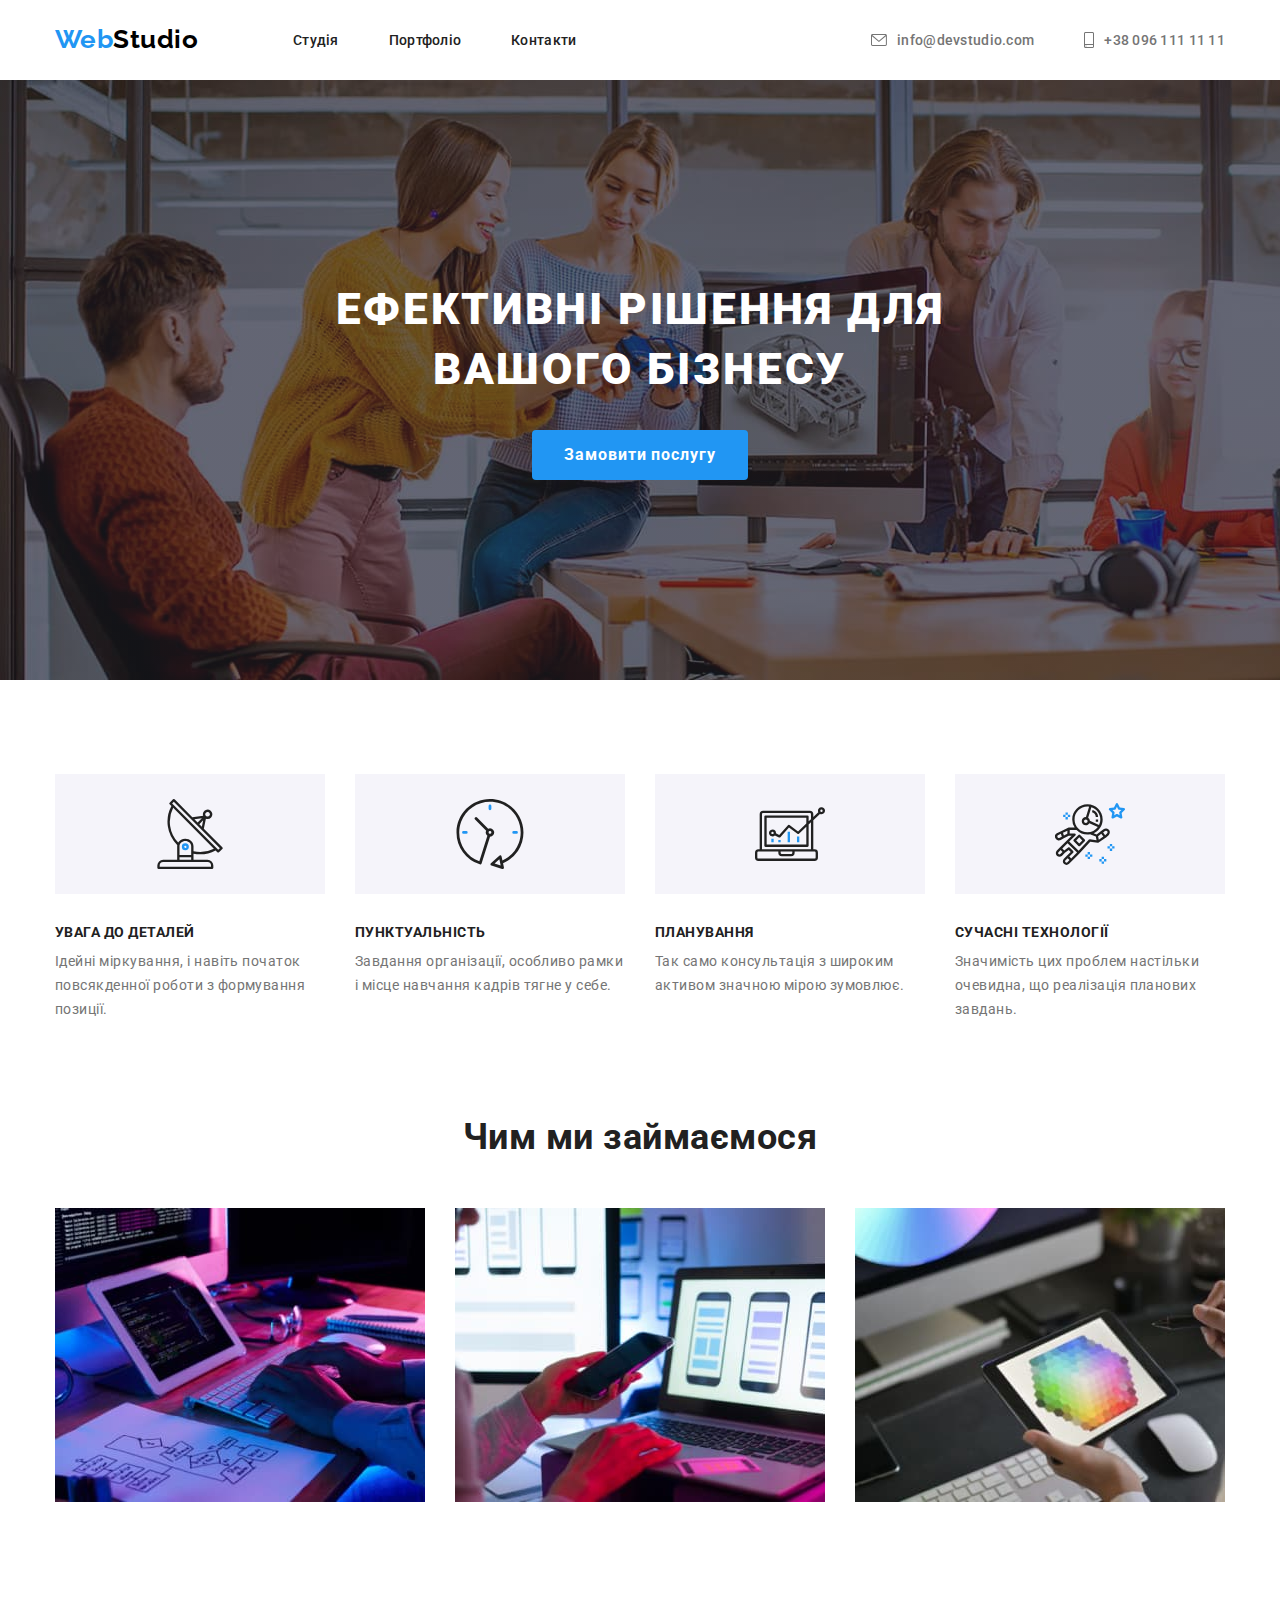
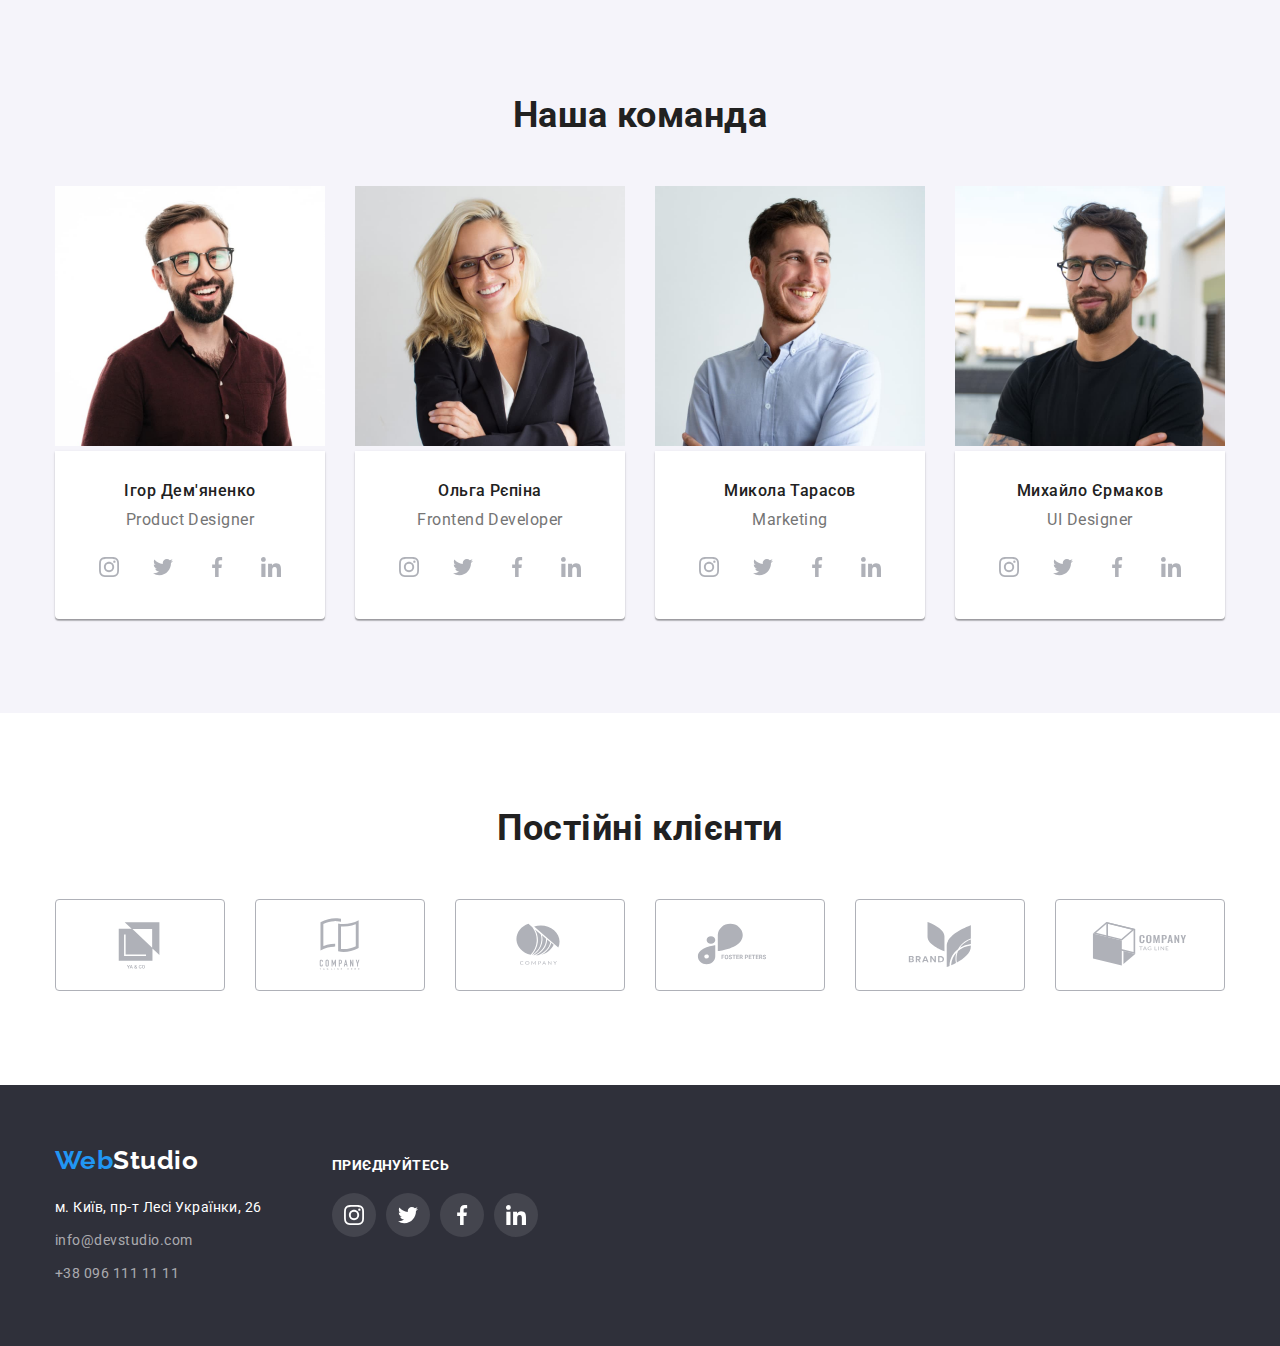
<file: index.html>
<!DOCTYPE html>
<html lang="uk">

<head>
    <meta charset="UTF-8" >    <meta name="viewport" content="width=device-width, initial-scale=1.0">
    <title>goit-markup-hw-02</title>
    <link rel="preconnect" href="https://fonts.googleapis.com">
    <link rel="preconnect" href="https://fonts.gstatic.com" crossorigin>
    <link href="https://fonts.googleapis.com/css2?family=Raleway:wght@700&family=Roboto:wght@400;500;700;900&display=swap"
        rel="stylesheet">
    <link rel="stylesheet" href="https://cdnjs.cloudflare.com/ajax/libs/modern-normalize/1.1.0/modern-normalize.min.css">
    <link rel="stylesheet" href="./css/style.css" />
</head>

<body>
    <!-- Шапка сайта -->
    <header class="header">
        <div class="container header-flex">
            <nav class="header-nav-flex">
                <p class="logo"> <span class="logo-item">Web</span>Studio</p>
                <ul class="header-nav-list">
                    <li class="header-item"><a class="header-nav" href="./index.html">Студія</a></li>
                    <li class="header-item"><a class="header-nav" href="./portfolio.html">Портфоліо</a></li>
                    <li class="header-item"><a class="header-nav" href="">Контакти </a></li>
                </ul>
            </nav>
            <ul class="header-contact-flex">
                <li class="header-item"><a class="header-contact header-contact-email" href="mailtoinfo@devstudio.com"><svg class="image-contact" width="16" height="12">
                    <use href="./images/icons.svg#icon-envelope"></use>
                </svg>info@devstudio.com</a></li>
                <li class="header-item">
                    <a class="header-contact header-contact-telefon" href="tel:+380961111111"><svg class="image-contact" width="10" height="16">
                    <use href="./images/icons.svg#icon-smartphone"></use>
                </svg>+38 096 111 11 11</a>
            </li>
            </ul>
        </div>
    </header>
<!---->
    <main class="main">
        <!-- Герой -->
            <section class="main-fon">
                <div class="container hero-list">
                <h1 class="main-title">Ефективні рішення для <br> вашого бізнесу</h1>
                <button class="main-button" type="button">Замовити послугу</button>
                </div>
            </section>

        <!-- Преимущества -->
        
            <section class="section-list-one">
                <div class="container container-list">
                <h2 class="visually-hidden">характеристики</h2>
            
                <ul class="list-go">
                    <li class="body-go">
                        <div class="main-icon">
                            <svg width="70" height="70">
                                <use href="./images/icons.svg#icon-antenna"></use>
                            </svg>
                        </div>
                        <h3 class="main-characteristics">УВАГА ДО ДЕТАЛЕЙ</h3>
                        <p class="main-list">
                            Ідейні міркування, і навіть початок повсякденної роботи з формування позиції.
                        </p>
            
                    </li>
                    <li class="body-go">
                        <div class="main-icon">
                            <svg width="70" height="70">
                                <use href="./images/icons.svg#icon-clock"></use>
                            </svg>
                        </div>
                        <h3 class="main-characteristics">ПУНКТУАЛЬНІСТЬ </h3>
                        <p class="main-list">
                            Завдання організації, особливо рамки і місце навчання кадрів тягне у себе.
                        </p>
            
                    </li>
                    <li class="body-go">
                        <div class="main-icon">
                            <svg width="70" height="70">
                                <use href="./images/icons.svg#icon-diagram"></use>
                            </svg>
                        </div>
                        <h3 class="main-characteristics">ПЛАНУВАННЯ</h3>
                        <p class="main-list">
                            Так само консультація з широким активом значною мірою зумовлює.
                        </p>
            
                    </li>
                    <li class="body-go">
                        <div class="main-icon">
                            <svg width="70" height="70">
                                <use href="./images/icons.svg#icon-astronaut"></use>
                            </svg>
                        </div>
                        <h3 class="main-characteristics">СУЧАСНІ ТЕХНОЛОГІЇ</h3>
                        <p class="main-list">
                            Значимість цих проблем настільки очевидна, що реалізація планових завдань.
                        </p>
            
                    </li>
                </ul>
                </div>
            </section>
          
            <!-- Чим ми займаємося -->
            <section class="section-list">
                <div class="container conteiner-work">
                <h2 class="main-title-list">Чим ми займаємося</h2>
            
                <ul class="work-list">
                    <li class="work-item">
                        <img src="./images/box1.jpg" alt="клавиатура" width="370">
                    </li>
                    <li class="work-item">
                        <img src="./images/box2.jpg" alt="телефон" width="370">
                    </li>
                    <li class="work-item">
                        <img src="./images/box3.jpg" alt="планшет" width="370">
                    </li>
                </ul>
             </div>

            </section>

        <!-- Наша команда -->
        
            <section class="team">
                <div class="container team-name">
                <h2 class="main-title-list">Наша команда</h2>
                <ul class="team-list">
                    <li class="team-item">
                        <img src="./images/img1.jpg" alt="Ігор Дем'яненко" width="270" height="260">
                        <div class="img-list">
                        <h3 class="main-name">Ігор Дем'яненко</h3>
                        <p class="main-work">Product Designer</p>
                        <ul class="team-soc-list">
                            <li class="team-soc-item">
                                <a class="team-soc-link link" href="">
                                    <svg class="team-soc-icon" width="20px" height="20px">
                                        <use href="./images/icons.svg#icon-instagram"></use>
                                    </svg></a>
                            </li>
                            <li class="team-soc-item">
                                <a class="team-soc-link link" href="">
                                    <svg class="team-soc-icon" width="20px" height="20px">
                                        <use href="./images/icons.svg#icon-twitter"></use>
                                    </svg> </a>
                            </li>
                            <li class="team-soc-item">
                                <a class="team-soc-link link" href="">
                                    <svg class="team-soc-icon" wight="20px" height="20px">
                                        <use href="./images/icons.svg#icon-facebook"></use>
                                    </svg> </a>
                            </li>
                            <li class="team-soc-item">
                                <a class="team-soc-link link" href="">
                                    <svg class="team-soc-icon" wight="20px" height="20px">
                                        <use href="./images/icons.svg#icon-linkedin"></use>
                                    </svg> </a>
                            </li>
                        </ul>
                        </div>
                        
                    </li>
                    <li class="team-item">
                        <img src="./images/img2.jpg" alt="Ольга Рєпіна" width="270" height="260">
                        <div class="img-list">
                        <h3 class="main-name">Ольга Рєпіна</h3>
                        <p class="main-work">Frontend Developer</p>
                        <ul class="team-soc-list">
                            <li class="team-soc-item">
                                <a class="team-soc-link link" href="">
                                    <svg class="team-soc-icon" width="20px" height="20px">
                                        <use href="./images/icons.svg#icon-instagram"></use>
                                    </svg></a>
                            </li>
                            <li class="team-soc-item">
                                <a class="team-soc-link link" href="">
                                    <svg class="team-soc-icon" width="20" height="20">
                                        <use href="./images/icons.svg#icon-twitter"></use>
                                    </svg> </a>
                            </li>
                            <li class="team-soc-item">
                                <a class="team-soc-link link" href="">
                                    <svg class="team-soc-icon" wight="20" height="20">
                                        <use href="./images/icons.svg#icon-facebook"></use>
                                    </svg> </a>
                            </li>
                            <li class="team-soc-item">
                                <a class="team-soc-link link" href="">
                                    <svg class="team-soc-icon" wight="20" height="20">
                                        <use href="./images/icons.svg#icon-linkedin"></use>
                                    </svg> </a>
                            </li>
                        </ul>
                        </div>
                    </li>
                    <li class="team-item">
                        <img src="./images/img3.jpg" alt="Микола Тарасов" width="270" height="260">
                        <div class="img-list">
                        <h3 class="main-name">Микола Тарасов</h3>
                        <p class="main-work">Marketing</p>
                        <ul class="team-soc-list">
                            <li class="team-soc-item">
                                <a class="team-soc-link link" href="">
                                    <svg class="team-soc-icon" width="20px" height="20px">
                                        <use href="./images/icons.svg#icon-instagram"></use>
                                    </svg></a>
                            </li>
                            <li class="team-soc-item">
                                <a class="team-soc-link link" href="">
                                    <svg class="team-soc-icon" width="20" height="20">
                                        <use href="./images/icons.svg#icon-twitter"></use>
                                    </svg> </a>
                            </li>
                            <li class="team-soc-item">
                                <a class="team-soc-link link" href="">
                                    <svg class="team-soc-icon" wight="20" height="20">
                                        <use href="./images/icons.svg#icon-facebook"></use>
                                    </svg> </a>
                            </li>
                            <li class="team-soc-item">
                                <a class="team-soc-link link" href="">
                                    <svg class="team-soc-icon" wight="20" height="20">
                                        <use href="./images/icons.svg#icon-linkedin"></use>
                                    </svg> </a>
                            </li>
                        </ul>
                        </div>
                    </li>
                    <li class="team-item">
                        <img src="./images/img4.jpg" alt="Михайло Єрмаков" width="270" height="260">
                        <div class="img-list">
                        <h3 class="main-name">Михайло Єрмаков</h3>
                        <p class="main-work">UI Designer</p>
                        <ul class="team-soc-list">
                            <li class="team-soc-item">
                                <a class="team-soc-link link" href="">
                                    <svg class="team-soc-icon" width="20px" height="20px">
                                        <use href="./images/icons.svg#icon-instagram"></use>
                                    </svg></a>
                            </li>
                            <li class="team-soc-item">
                                <a class="team-soc-link link" href="">
                                    <svg class="team-soc-icon" width="20" height="20">
                                        <use href="./images/icons.svg#icon-twitter"></use>
                                    </svg> </a>
                            </li>
                            <li class="team-soc-item">
                                <a class="team-soc-link link" href="">
                                    <svg class="team-soc-icon" wight="20" height="20">
                                        <use href="./images/icons.svg#icon-facebook"></use>
                                    </svg> </a>
                            </li>
                            <li class="team-soc-item">
                                <a class="team-soc-link link" href="">
                                    <svg class="team-soc-icon" wight="20" height="20">
                                        <use href="./images/icons.svg#icon-linkedin"></use>
                                    </svg> </a>
                            </li>
                        </ul>
                        </div>
                    </li>
                </ul>
            </div>
            </section>

            <section class="client">
                <div class="container">
                    <h2 class="main-title-list title-soc">Постійні клієнти</h2>
                    <ul class="client-soc-list">
                        <li class="client-item">
                            <a class="client-icon" href=""> 
                                <svg class="client-soc-icon" width="106" height="60">
                                <use href="./images/icons.svg#icon-ya-co"></use>
                                </svg>
                            </a>
                        </li>
                        <li class="client-item">
                            <a class="client-icon" href=""> 
                                <svg class="client-soc-icon" width="106" height="60">
                                <use href="./images/icons.svg#icon-company-tagline-here"></use>
                                </svg>
                            </a>
                        </li>
                        <li class="client-item">
                            <a class="client-icon" href=""> 
                                <svg class="client-soc-icon" width="106" height="60">
                                <use href="./images/icons.svg#icon-company"></use>
                                </svg>
                            </a>
                        </li>
                        <li class="client-item">
                            <a class="client-icon" href=""> 
                                <svg class="client-soc-icon" width="106" height="60">
                                <use href="./images/icons.svg#icon-foster-peters"></use>
                            </svg>
                        </a>
                        </li>
                        <li class="client-item">
                            <a class="client-icon" href="">
                                <svg class="client-soc-icon" width="106" height="60">
                                <use href="./images/icons.svg#icon-brand"></use>
                            </svg>
                        </a>
                        </li>
                        <li class="client-item">
                            <a class="client-icon" href=""> 
                                <svg class="client-soc-icon" width="106" height="60">
                                <use href="./images/icons.svg#icon-company-tag-line"></use>
                                </svg>
                            </a>
                        </li>
                    </ul>
                </div>
                
            </section>
        
    </main>

    <!-- Футер -->
    
    <footer class="footer">
        <div class="container footer-blok">
            <div>
            <a href="#" class="logo-footer"><span class="logo-item">Web</span>Studio</a>
            <address class="address">
                м. Київ, пр-т Лесі Українки, 26 
                <a class="footer-contact" href="malito:info@devstudio.com">info@devstudio.com</a> 
                <a class="footer-contact" href="tel:+380961111111">+38 096 111 11 11</a>
            </address>
            </div>
            <div class="online">
                <p class="online-titel">приєднуйтесь</p>
                <ul class="online-list">
                    <li class="online-item-list"> 
                        <a class="online-item" href="">
                            <svg class="online-icon" width="20" height="20">
                            <use href="./images/icons.svg#icon-instagram"></use>
                            </svg>
                        </a>
                    </li>
                    <li class="online-item-list">
                        <a class="online-item" href="">
                            <svg class="online-icon" width="20" height="20">
                            <use href="./images/icons.svg#icon-twitter"></use>
                            </svg>
                        </a>
                    </li>
                    <li class="online-item-list">
                        <a class="online-item" href="">
                            <svg class="online-icon" width="20" height="20">
                            <use href="./images/icons.svg#icon-facebook"></use>
                            </svg>
                        </a>
                    </li>
                    <li class="online-item-list">
                        <a class="online-item" href="">
                            <svg class="online-icon" width="20" height="20">
                            <use href="./images/icons.svg#icon-linkedin"></use>
                            </svg>
                        </a>
                    </li>
                </ul>
            </div>
        </div>
    </footer>
</body>

</html>
</file>
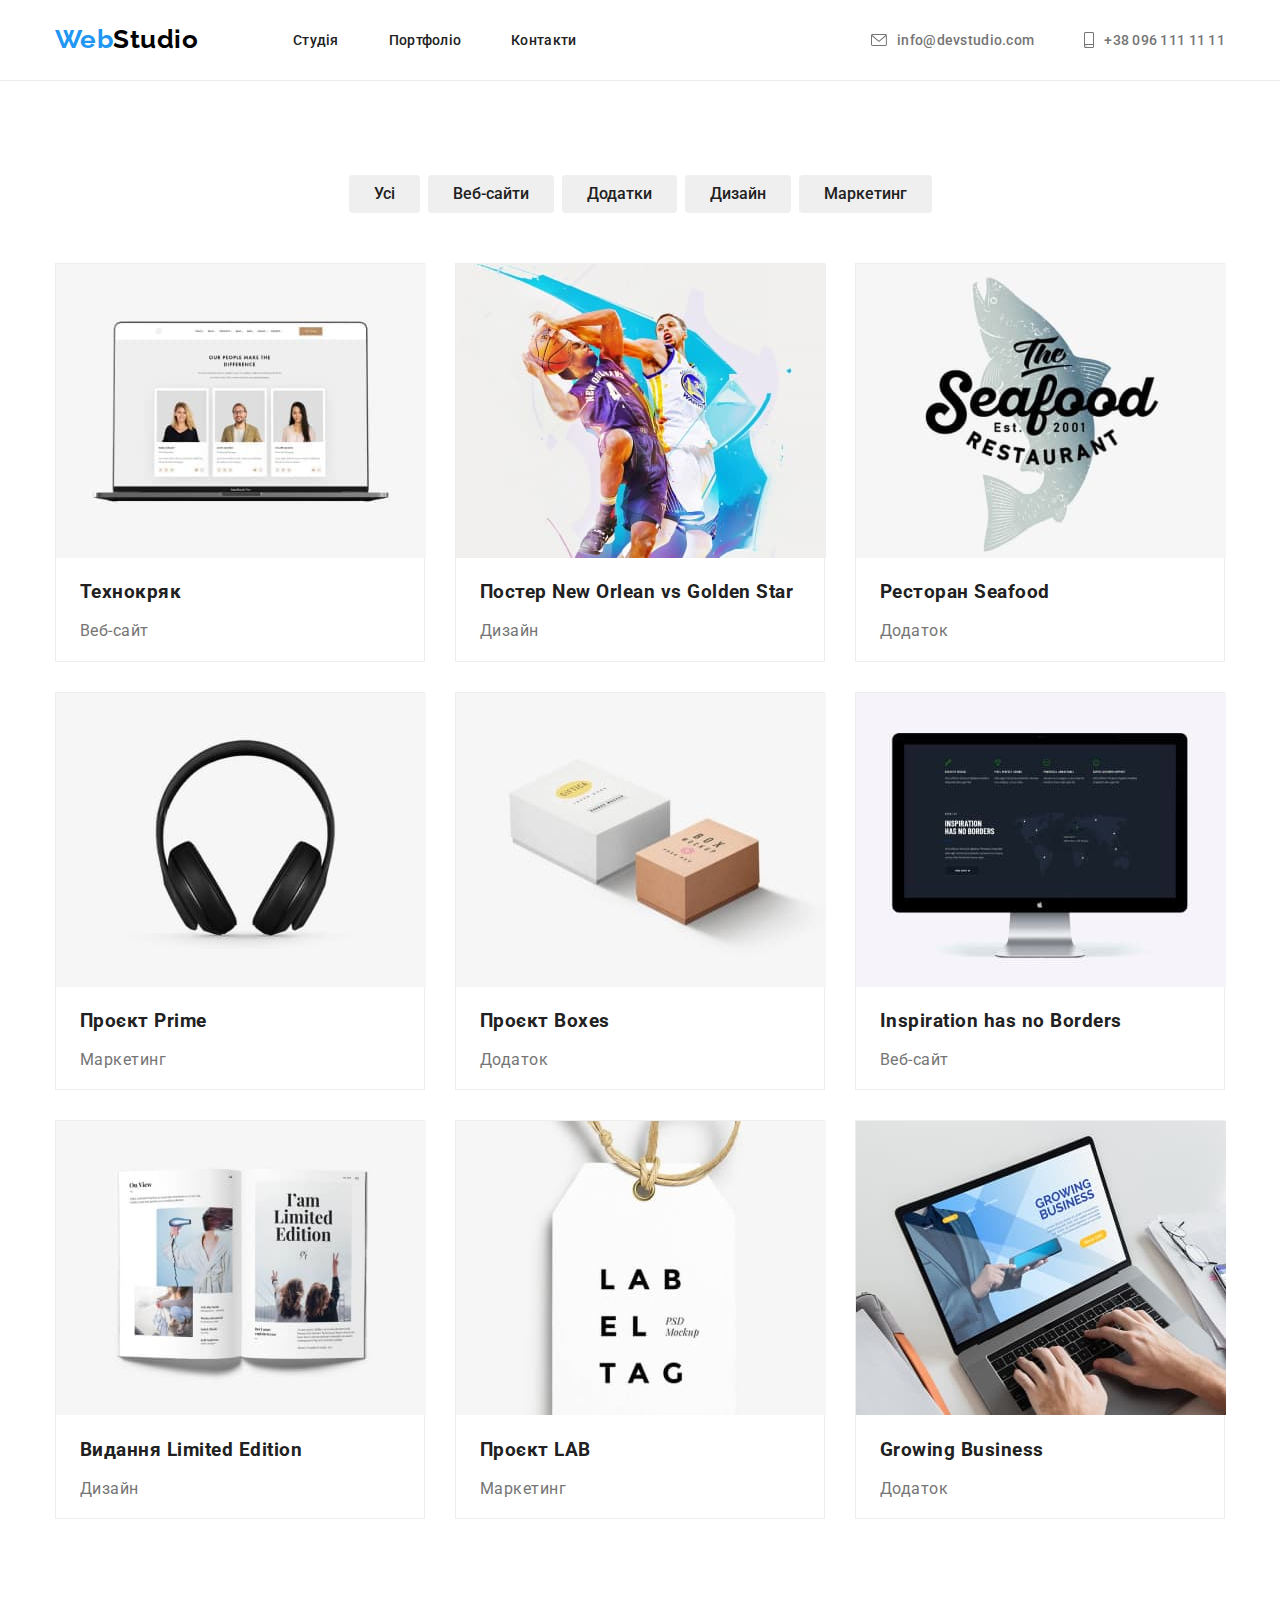
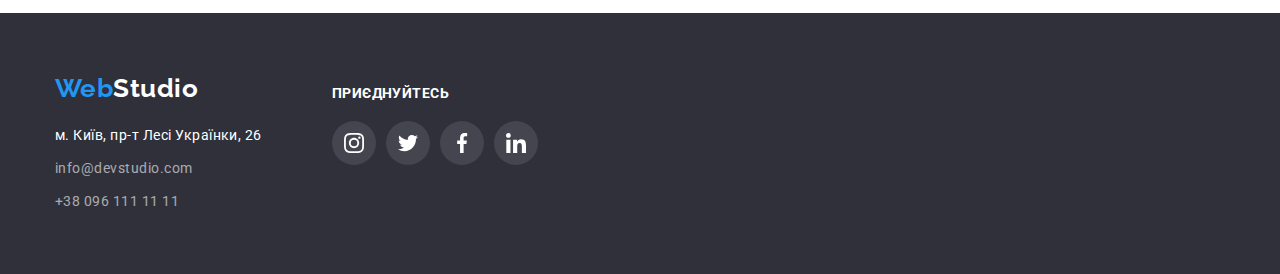
<file: portfolio.html>
<!DOCTYPE html>
<html lang="uk">

<head>
    <meta charset="UTF-8">
    <meta name="viewport" content="width=device-width, initial-scale=1.0">
    <title>goit-markup-hw-02</title>
    <link rel="preconnect" href="https://fonts.googleapis.com">
    <link rel="preconnect" href="https://fonts.gstatic.com" crossorigin>
    <link href="https://fonts.googleapis.com/css2?family=Raleway:wght@700&family=Roboto:wght@400;500;700;900&display=swap"
        rel="stylesheet">
    <link rel="stylesheet" href="https://cdnjs.cloudflare.com/ajax/libs/modern-normalize/1.1.0/modern-normalize.min.css">
    <link rel="stylesheet" href="./css/style.css" />
</head>

<body>
    <!-- Шапка сайта -->
    <header class="header-portfolio">
        <div class="container header-flex">
            <nav class="header-nav-flex">
                <p class="logo"> <span class="logo-item">Web</span>Studio</p>
                <ul class="header-nav-list">
                    <li class="header-item"><a class="header-nav" href="./index.html">Студія</a></li>
                    <li class="header-item"><a class="header-nav" href="./portfolio.html">Портфоліо</a></li>
                    <li class="header-item"><a class="header-nav" href="">Контакти </a></li>
                </ul>
            </nav>
            <ul class="header-contact-flex">
                <li class="header-item"><a class="header-contact header-contact-email" href="mailtoinfo@devstudio.com"><svg
                            class="image-contact" width="16" height="12">
                            <use href="./images/icons.svg#icon-envelope"></use>
                        </svg>info@devstudio.com</a></li>
                <li class="header-item">
                    <a class="header-contact header-contact-telefon" href="tel:+380961111111"><svg class="image-contact"
                            width="10" height="16">
                            <use href="./images/icons.svg#icon-smartphone"></use>
                        </svg>+38 096 111 11 11</a>
                </li>
            </ul>
        </div>
    </header>
    <!---->
    <main>
        <!-- Герой -->
        
        <section class="portfolio">
            <div class="container">
            <ul class="portfolio-nav">
                <li class="button-flex"> <button class="site-nav" type="button">Усі</button></li>
                <li class="button-flex"> <button class="site-nav" type="button">Веб-сайти</button></li>
                <li class="button-flex"> <button class="site-nav" type="button">Додатки</button></li>
                <li class="button-flex"> <button class="site-nav" type="button">Дизайн</button></li>
                <li class="button-flex"> <button class="site-nav" type="button">Маркетинг</button></li>
            </ul>
            <ul class="feature-list">
                <li class="feature-element">
                    <img src="./images/imgweb.jpg" width="370" height="294" alt="">
                    <div class="feature-name">
                    <h3 class="portfolio-list">Технокряк</h3>
                    <p class="portfolio-name">
                        Веб-сайт
                    </p>
                    </div>
                </li>
                <li class="feature-element">
                    <img src="./images/imgdizain.jpg" width="370" height="294" alt="">
                    <div class="feature-name">  
                    <h3 class="portfolio-list">Постер New Orlean vs Golden Star</h3>
                    <p class="portfolio-name">
                        Дизайн
                  </p>
                  </div>
                </li>
                <li class="feature-element">
                    <img src="./images/imgdodatok.jpg" width="370" height="294" alt="">
                    <div class="feature-name"> 
                    <h3 class="portfolio-list">Ресторан Seafood</h3>
                    <p class="portfolio-name">
                        Додаток
                    </p>
                    </div>
                </li>
                <li class="feature-element">
                    <img src="./images/imgmarketing.jpg" width="370" height="294" alt="">
                    <div class="feature-name"> 
                    <h3 class="portfolio-list">Проєкт Prime</h3>
                    <p class="portfolio-name">
                        Маркетинг
                    </p>
                    </div>
                </li>
                <li class="feature-element">
                    <img src="./images/imgbox.jpg" width="370" height="294" alt="">
                    <div class="feature-name"> 
                    <h3 class="portfolio-list">Проєкт Boxes</h3>
                    <p class="portfolio-name">
                        Додаток
                    </p>
                    </div>
                </li>
                <li class="feature-element">
                    <img src="./images/imgwebsait.jpg" width="370" height="294" alt="">
                    <div class="feature-name"> 
                    <h3 class="portfolio-list">Inspiration has no Borders</h3>
                    <p class="portfolio-name">
                        Веб-сайт
                    </p>
                    </div>
                </li>
                <li class="feature-element">
                    
                    <img src="./images/imglimited.jpg" width="370" height="294" alt="">
                    <div class="feature-name"> 
                    <h3 class="portfolio-list">Видання Limited Edition</h3>
                    <p class="portfolio-name">
                        Дизайн
                    </p>
                    </div>
                </li>
                <li class="feature-element">
                    
                    <img src="./images/imglab.jpg" width="370" height="294" alt="">
                    <div class="feature-name">
                    <h3 class="portfolio-list">Проєкт LAB</h3>
                    <p class="portfolio-name">
                        Маркетинг
                    </p>
                    </div>
                </li>
                <li class="feature-element">
                    
                    <img src="./images/imggrowing.jpg" width="370" height="294" alt="">
                    <div class="feature-name">
                    <h3 class="portfolio-list">Growing Business</h3>
                    <p class="portfolio-name">
                        Додаток
                    </p>
                    </div>
                </li>
            </ul>
            </div>
        </section>
    </main>

    <!-- Футер -->
<footer class="footer">
    <div class="container footer-blok">
        <div>
            <a href="#" class="logo-footer"><span class="logo-item">Web</span>Studio</a>
            <address class="address">
                м. Київ, пр-т Лесі Українки, 26
                <a class="footer-contact" href="malito:info@devstudio.com">info@devstudio.com</a>
                <a class="footer-contact" href="tel:+380961111111">+38 096 111 11 11</a>
            </address>
        </div>
        <div class="online">
            <p class="online-titel">приєднуйтесь</p>
            <ul class="online-list">
                <li class="online-item-list">
                    <a class="online-item" href="">
                        <svg class="online-icon" width="20" height="20">
                            <use href="./images/icons.svg#icon-instagram"></use>
                        </svg>
                    </a>
                </li>
                <li class="online-item-list">
                    <a class="online-item" href="">
                        <svg class="online-icon" width="20" height="20">
                            <use href="./images/icons.svg#icon-twitter"></use>
                        </svg>
                    </a>
                </li>
                <li class="online-item-list">
                    <a class="online-item" href="">
                        <svg class="online-icon" width="20" height="20">
                            <use href="./images/icons.svg#icon-facebook"></use>
                        </svg>
                    </a>
                </li>
                <li class="online-item-list">
                    <a class="online-item" href="">
                        <svg class="online-icon" width="20" height="20">
                            <use href="./images/icons.svg#icon-linkedin"></use>
                        </svg>
                    </a>
                </li>
            </ul>
        </div>
    </div>
</footer>
</body>

</html>
</file>
<file: css/style.css>
:root {
    --titel-text-color: #757575;
    --first-title-color: #212121;
    --logo-item-color: #2196F3;
    --logo-color: #000000;
    --first-color: #ffffff;
    --primary-text-color: #757575;
    --footer-bcg: #2F303A;
    --text-color: #F3F5F4FA
    }
html{
    box-sizing: border-box;
    }
*, 
*::before, 
*::after{
    box-sizing: inherit;
}

body{
    margin: 0;
    font-family: roboto, sans-serif; 
    color: var(--primary-text-color);
    letter-spacing: 0.03em;
    background: var(--first-color)
    }

h1, h2, h3, p, ul{margin: 0px;} 

ul{list-style: none;}

.container{
    width: 1200px;
    margin-left: auto;
    margin-right: auto;
    padding-left: 15px;
    padding-right: 15px;
    /* border: 3px solid red; */
}

.logo {
    padding-top: 24px;
    padding-bottom: 25px;
    width: 145px;
    font-family: 'Raleway';
    font-weight: 700;
    font-size: 26px;
    line-height: calc(31/26);
    color: var(--logo-color);
    }

.logo-footer{
    font-family: 'Raleway';
    font-weight: 700;
    font-size: 26px;
    line-height: 1.1923;
    color: var(--first-color);
    text-decoration: none
    }
.logo-item{
    font-family: 'Raleway';
    color: var(--logo-item-color)
}
header a{
font-weight: 500;
font-size: 14px;
line-height: 1.1428;
letter-spacing: 0.02em;
text-decoration: none;
}
.header-portfolio{
    border-bottom: 1px solid #ECECEC;
}

.header-flex{
    /* margin: 0 auto; */
    display: flex;
    align-items: center;
}
.header-nav-flex{
     display: flex;
}
.header-nav-list{
    display: flex;
    margin-left: 93px;
    padding-left: 0px;
    gap: 50px;
    align-items: center
    
}
.header-nav{
    display: block;
    color: var(--first-title-color);
    border: none;
    
}
.header-nav:hover,
.header-nav:focus{
color: var(--logo-item-color);


}

.header-item{
    padding-top: 32px;
    padding-bottom: 32px;
    display: flex;
    align-items: center;
}
.header-contact:hover .image-contact,
.header-contact:focus .image-contact{
    fill: var(--logo-item-color);
}

.header-contact:hover,
.header-contact:focus{
    color: var(--logo-item-color);
}

.header-contact-flex{
    margin-left: auto;
    padding-left: 0px;
    display: flex;
    align-items: center;
}
.header-contact-flex .header-contact + .header-contact{
    margin-left: 50px;
}

.header-contact{
    display: flex;
    align-items: center ;
    gap: 10px;
    color: var(--titel-text-color);
}
.image-contact{
    fill: #757575;
}

.main-fon{
   max-width:1600px;
    height: 600px;
box-sizing: border-box;
margin: 0 auto;
padding-top: 200px;
padding-bottom: 200px;
height: 600px;

background-image:linear-gradient(
    rgba(47, 48, 58, 0.4),
    rgba(47, 48, 58, 0.4)
    ),
    url(../images/image-bg.jpg);
background-repeat: no-repeat;
}
.main-title{
    max-width: 696px;
    height: 120px;
    margin: 0 auto;
    margin-bottom: 30px;

    font-weight: 900;
    font-size: 44px;
    line-height: 1.3636;
    letter-spacing: 0.06em;
    text-transform: uppercase;
    color: var(--first-color)
    
}
.hero-list{
    text-align: center;
}
.main-button{
    color: var(--first-color);
    background-color: var(--logo-item-color);
    font-family: inherit;
    font-style: normal;
    font-weight: 700;
    font-size: 16px;
    line-height: 1.88;
    letter-spacing: 0.06em;
    cursor: pointer;
    
    border-radius: 4px;
    border: none;
    display: inline-block;
    min-width: 216px;
    height: 50px;
}
/* ----------характеристик-------------- */
.visually-hidden {
      position: absolute;
      width: 1px;
      height: 1px;
      margin: -1px;
      border: 0;
      padding: 0;
      white-space: nowrap;
      clip-path: inset(100%);
      clip: rect(0 0 0 0);
      overflow: hidden;
    }
    .list-go{
        padding-left: 0px;
        display: flex;
        gap: 30px;
        list-style: none;
        flex-basis: calc((100% - 90px) / 4);
    }
    .body-go{
        width: 270px;
    }
    .main-icon{
        width:  270px;
        height: 120px;
        display: flex;
align-items: center;
justify-content: center;
margin-bottom: 30px;
background-color: #F5F4FA;
    }

.main-characteristics{
    margin-bottom: 10px;
    font-weight: 700;
    font-size: 14px;
    line-height: 1.1428;
    text-transform: uppercase;
    color: var(--first-title-color);

}
.main-list{
    font-size: 14px;
    line-height: 1.7142;
}
/* <!-- Чим ми займаємося --> */
.work-list{
    display: flex;
    padding-left: 0;
}
.work-list .work-item + .work-item{
    margin-left: 30px;
}
/* ------------Наша команда----------- */
.team{
    background-color: #F5F4FA;
    padding-top: 94px;
    padding-bottom: 94px; 
}

.main-title-list{
    font-weight: 700;
    font-size: 36px;
    line-height: 1.1666;
    text-align: center;
    color: var(--first-title-color);

    text-align: center;
    margin-bottom: 50px;
}
.team-list{
    display: flex;
    padding-left: 0;
}
.img-list{
padding-top: 30px ;
padding-bottom: 30px;
background: #FFFFFF;
box-shadow: 0px 1px 3px rgba(0, 0, 0, 0.12), 0px 1px 1px rgba(0, 0, 0, 0.14), 0px 2px 1px rgba(0, 0, 0, 0.2);
border-radius: 0px 0px 4px 4px;
}
.team-list .team-item + .team-item{
    margin-left: 30px;
}
.main-name{
    margin-bottom: 10px;
    color:var(--first-title-color) ;
    text-align: center;
    font-weight: 500;
    font-size: 16px;
    line-height: calc(19/16)
}
.main-work{
    font-size: 16px;
    line-height: 1.1875;
    text-align: center;
    margin-bottom: 16px;
}
/* --------------------ФУТЕР----------------- */
.footer{
    padding-top: 60px;
    padding-bottom: 60px;
    background-color: var(--footer-bcg) ;
    box-sizing: border-box;
}
.logo-footer{
    width: 145px;
    height: 31px;
    }
.footer-blok{
    display: flex;
}
.address{
    display: block;
    margin-top: 20px;
    font-family: 'Roboto';
    font-style: normal;

    font-size: 14px;
    line-height: 1.7142;
    color: var(--first-color);
}
.footer-contact{
    
    display: block;
    margin-top: 9px;
    font-size: 14px;
    line-height: 1.7142;
    color: rgba(255, 255, 255, 0.6);
    text-decoration: none
    
}

.online{
    max-width: 206px;
    margin-left: 70px;
    padding-top: 12px;
}
.online-titel{
font-family: 'Roboto';
font-style: normal;
font-weight: 700;
font-size: 14px;
line-height: 16px;
letter-spacing: 0.03em;
text-transform: uppercase;

color: #FFFFFF;
}
.online-list{
    display: flex;
    width: 206px;
    height: 44px;
    padding-left: 0px;
    margin-top: 20px;
    gap: 10px;
    justify-content: center;
}

.online-item:hover,
.online-item:focus
{
    background-color: var(--logo-item-color);
}

.online-item{
    display: flex;
    align-items: center;
    justify-content: center;
    width: 44px;
    height: 44px;
    background-color: #ffffff;
    border-radius: 50%;
    background-color: #FFFFFF1A;
}
.online-icon{
    fill: var(--first-color);
}

.team-soc-list{
display: flex;
gap: 10px;
justify-content: center;
padding-left: 0px;
}
.team-soc-item{
width: 44px;
height: 44px;
border-radius: 50%;
}
.team-soc-link{
width: 100%;
height: 100%;
background-color: var(--first-color);
border-radius: 50%;
display: flex;
align-items: center;
justify-content: center;
}
.team-soc-icon{
    fill: #AFB1B8;
    width: 20px;
}
.team-soc-list :hover,
.team-soc-list :focus{
    background-color: var(--logo-item-color);
}
.team-soc-list :hover .team-soc-icon{
    fill: var(--first-color);
}
.team-soc-list :focus .team-soc-icon{
    fill: var(--first-color);
}
/* -------------------CLIENT--------------------- */
.client-soc-list :hover .client-soc-icon{
    fill: var(--logo-item-color);
}
.client-soc-list :focus .client-soc-icon{
    fill: var(--logo-item-color);
}
.title-soc{
    padding-top: 94px;
}
.client-soc-list{
    display: flex;
    gap: 30px;
    padding-left: 0px;
    padding-bottom: 94px;
    justify-content: center;
}
.client-icon{
    display: flex;
    align-items: center;
    justify-content: center;
    width: 170px;
    height: 92px;
    border: 1px solid #AFB1B8;
    border-radius: 4px;
}
li>.client-icon:hover,
li>.client-icon:focus{
border:1px solid var(--logo-item-color);

}
.client-soc-icon:focus{
fill: var(--logo-item-color);
}
    .client-soc-icon{
        fill: #AFB1B8;
    }
    .client-soc-list :hover{
        background-color: var(--first-color);
    }



/* ----------------PORTFOLIO----------------*/


.header-nav{
    display: flex;
}


.header-contact-flex .header-item + .header-item{
   margin-left: 50px;
}
.section-list{
    display: flex;
    padding-bottom: 94px;
    flex-wrap: wrap;
    gap: 10px;
    background-color: var(--first-color);}

.section-list-one{
    display: flex;
    padding-top: 94px;
    padding-bottom: 94px;
    flex-wrap: wrap;
    gap: 10px;
    background-color: var(--first-color);
}

.container-list{
    display: flex;
    gap: 30px;
}
.portfolio{
     padding-top: 94px;
    padding-bottom: 94px;
}
 
.portfolio .portfolio-nav :hover,
.portfolio .portfolio-nav :focus {
border-radius: 4px;
color: var(--first-color);
background-color: var(--logo-item-color);
box-shadow: 0px 3px 1px rgba(0, 0, 0, 0.1), 0px 1px 2px rgba(0, 0, 0, 0.08), 0px 2px 2px rgba(0, 0, 0, 0.12);
}

.site-nav {
    padding: 6px 25px 6px 25px;
    display: inline-block;
    font-family: inherit;
    font-weight: 500;
    font-size: 16px;
    line-height: 1.62;
    text-align: center;
    color: var(--first-title-color);
    border: none;
    border-radius: 4px;
    cursor: pointer
}

.portfolio-list {
    width: 352px;
    height: 36px;
color: var(--first-title-color);
}

.portfolio-name {
    color: var(--titel-text-color);
    margin-top: 4px;
}

.portfolio-nav{
    padding-left: 0px;
    margin-bottom: 50px;
    display: flex;
    align-items: center;
    justify-content: center
}

.feature-list{
    display: flex;
    flex-wrap: wrap;
    padding-left: 0px;
    
}
.feature-element{
    margin-right: 30px;
    margin-bottom: 30px;
    padding-left: 0px;
    width: 370px;
    border: 1px solid #EEEEEE;
    
}
.feature-element:hover{
    box-shadow: 0px 1px 1px rgba(0, 0, 0, 0.12), 0px 4px 4px rgba(0, 0, 0, 0.06), 1px 4px 6px rgba(0, 0, 0, 0.16);
}
.feature-element:nth-child(3n){
    margin-right: 0px;
}
.feature-element:nth-last-child(-n + 3){
    margin-bottom: 0px;
}
.feature-name{
    padding: 20px 24px ;
}

.portfolio-nav .button-flex +.button-flex{
    margin-left: 8px;
}
</file>
